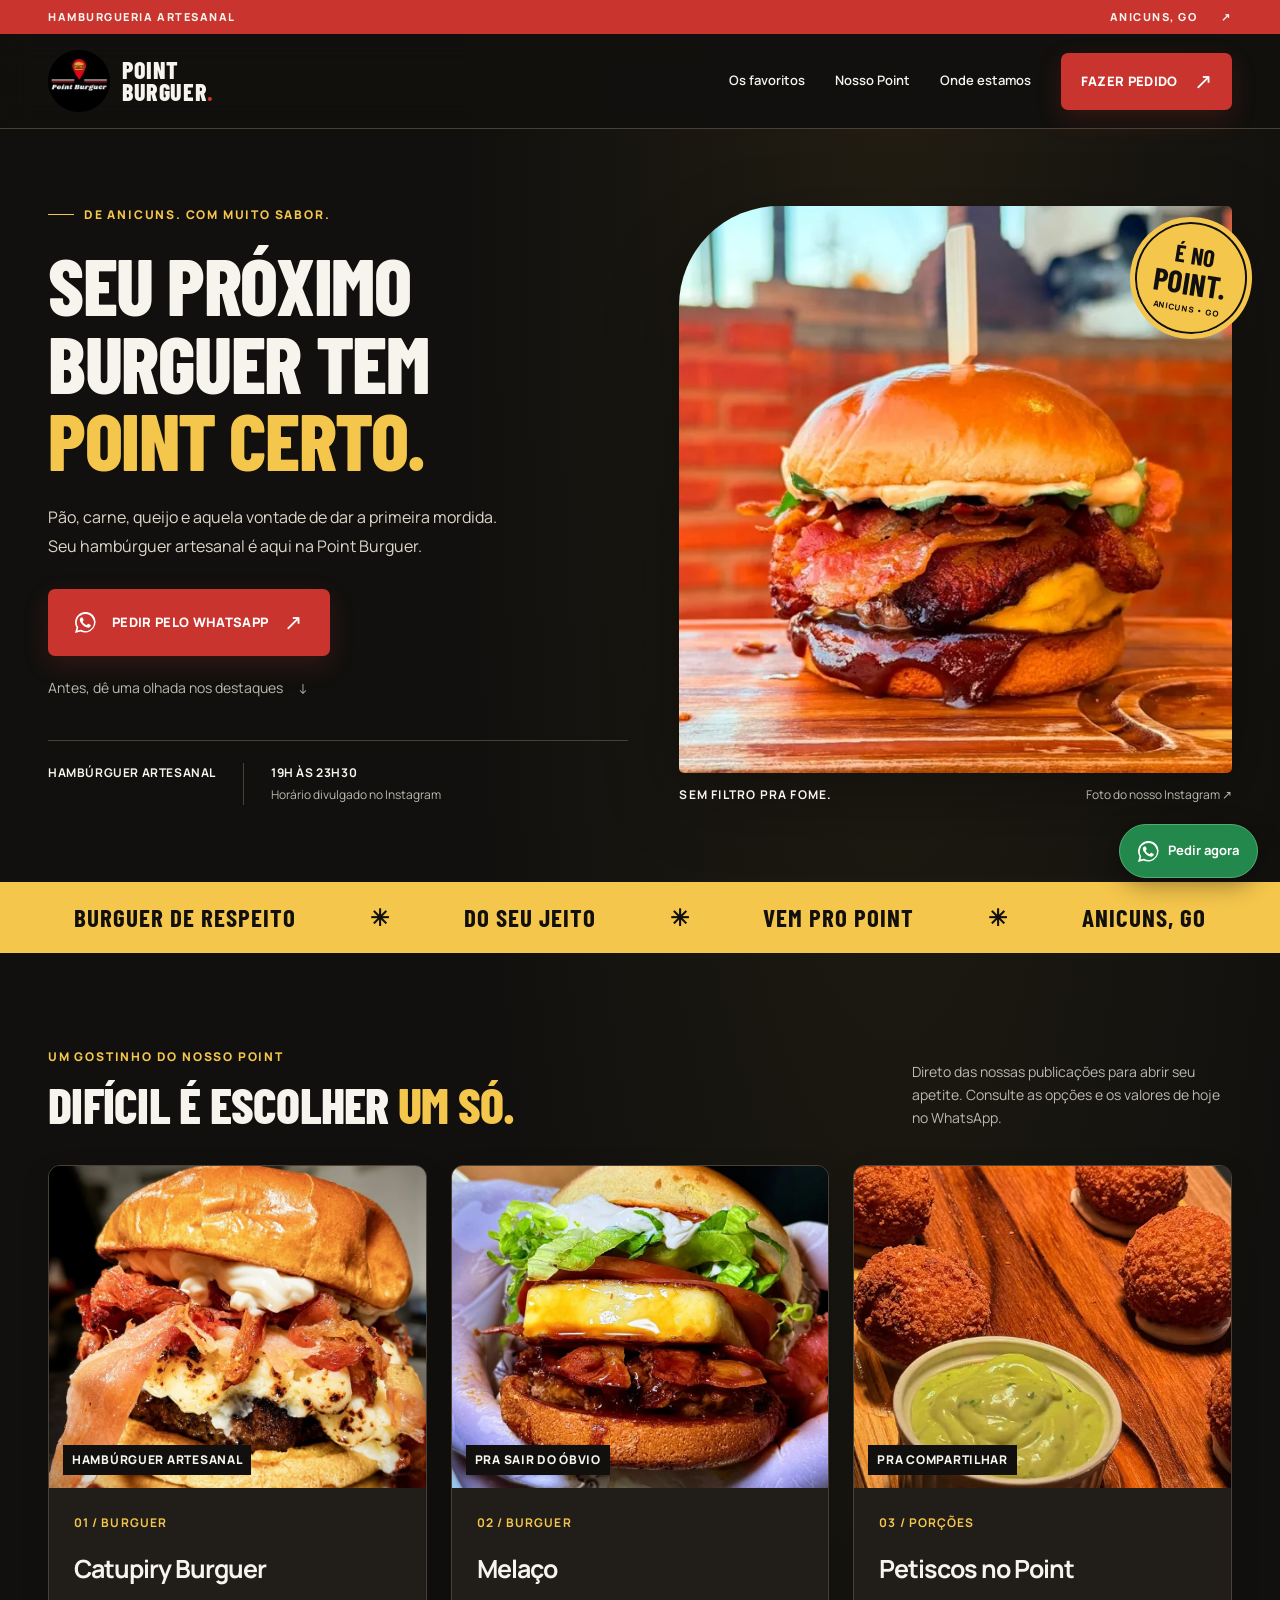
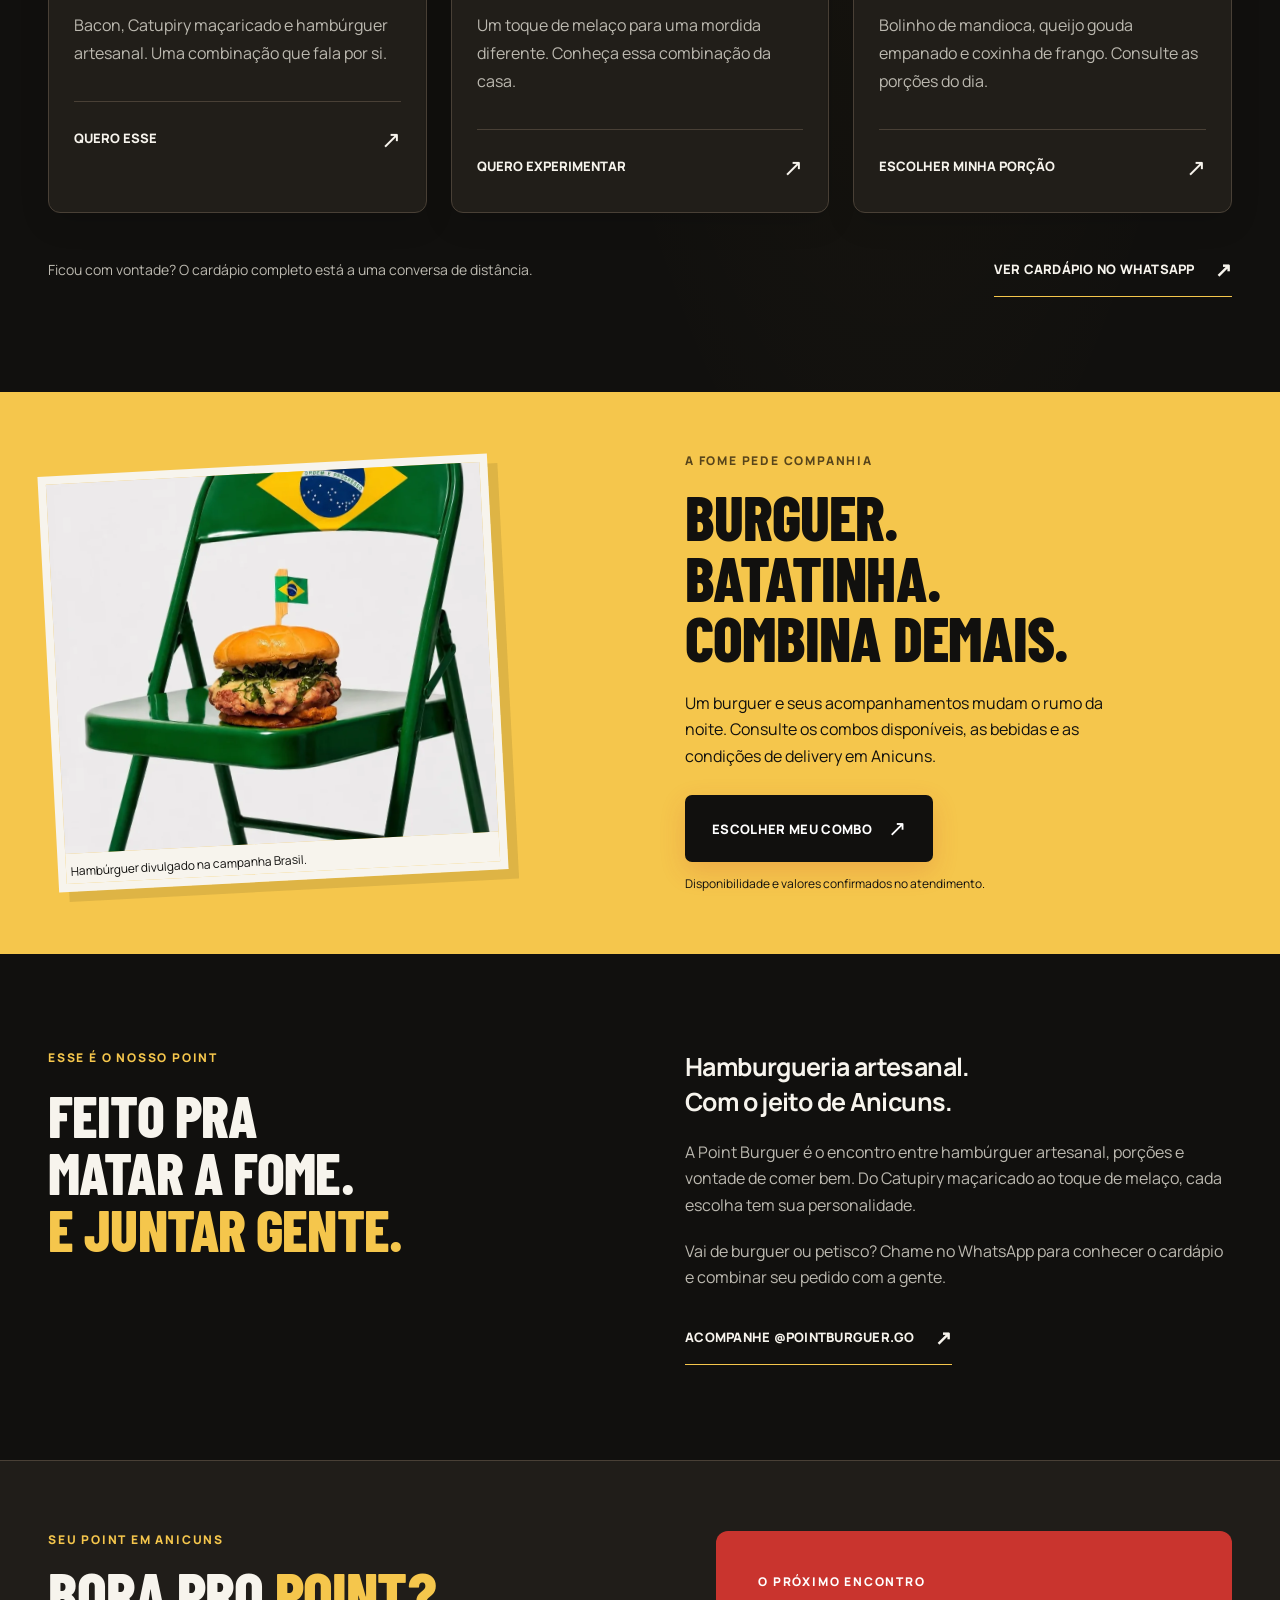
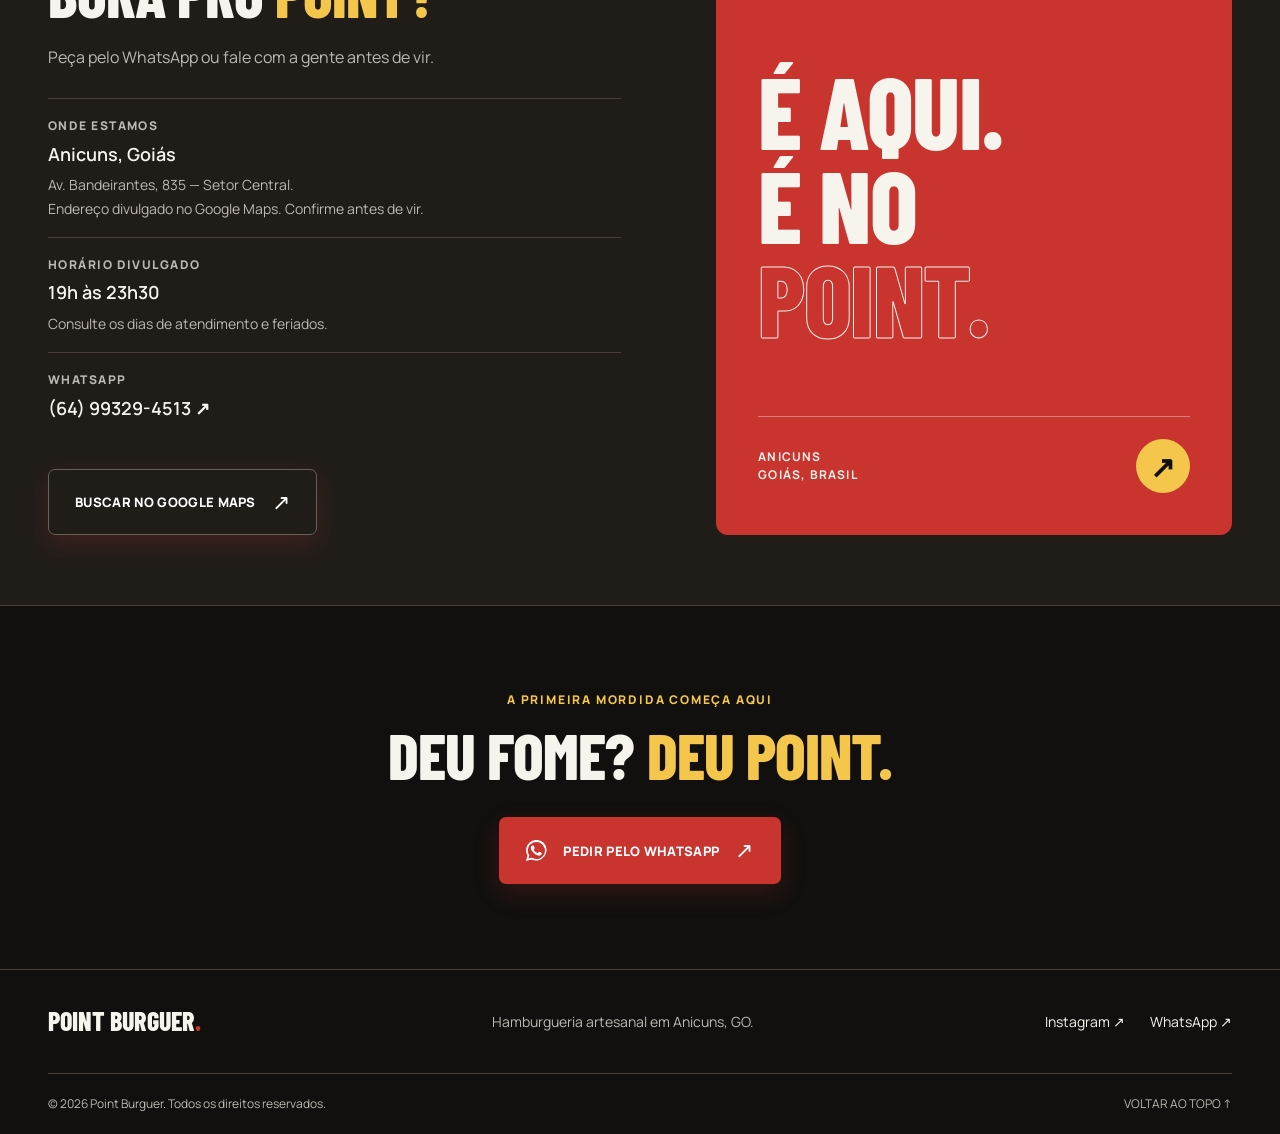
<file: index.html>
<!doctype html>
<html lang="pt-BR">
<head>
  <meta charset="utf-8">
  <meta name="viewport" content="width=device-width, initial-scale=1">
  <title>Point Burguer Anicuns | Hambúrguer artesanal e pedidos pelo WhatsApp</title>
  <meta name="description" content="Conheça a Point Burguer, hamburgueria artesanal em Anicuns, GO. Hambúrgueres, combos e porções. Consulte o cardápio e o delivery pelo WhatsApp.">
  <meta name="theme-color" content="#141310">
  <meta property="og:type" content="website">
  <meta property="og:locale" content="pt_BR">
  <meta property="og:site_name" content="Point Burguer">
  <meta property="og:title" content="Point Burguer • Seu próximo burguer tem endereço certo.">
  <meta property="og:description" content="Hambúrguer artesanal em Anicuns, GO. Conheça os destaques e faça seu pedido pelo WhatsApp.">
  <meta property="og:image" content="./assets/images/social.jpg">
  <meta property="og:image:alt" content="Hambúrguer da Point Burguer, fotografado para o Instagram oficial">
  <link rel="icon" type="image/webp" href="./assets/images/logo.webp">
  <link rel="stylesheet" href="./style.css">
  <script src="./script.js" defer></script>
  <script type="application/ld+json">
  {"@context":"https://schema.org","@type":"Restaurant","name":"Point Burguer","description":"Hamburgueria artesanal em Anicuns, Goiás.","telephone":"+5564993294513","servesCuisine":"Hambúrguer artesanal","address":{"@type":"PostalAddress","addressLocality":"Anicuns","addressRegion":"GO","addressCountry":"BR"},"sameAs":["https://www.instagram.com/pointburguer.go/"]}
  </script>
</head>
<body>
  <a class="skip-link" href="#conteudo">Pular para o conteúdo</a>
  <div class="topline"><span>HAMBURGUERIA ARTESANAL</span><span>ANICUNS, GO <span aria-hidden="true">↗</span></span></div>
  <header class="header">
    <div class="container header-inner">
      <a class="brand" href="#inicio" aria-label="Point Burguer — início"><img src="./assets/images/logo.webp" alt="" width="62" height="62"><span>POINT<span class="brand-bottom">BURGUER<span class="brand-dot">.</span></span></span></a>
      <button class="menu-toggle" aria-label="Abrir menu" aria-expanded="false" aria-controls="navigation" hidden><span></span><span></span></button>
      <nav id="navigation" aria-label="Navegação principal"><a href="#destaques">Os favoritos</a><a href="#sobre">Nosso Point</a><a href="#localizacao">Onde estamos</a><a class="button button-small" data-order href="https://wa.me/5564993294513?text=Ol%C3%A1!%20Vim%20pelo%20site%20da%20Point%20Burguer%20e%20gostaria%20de%20fazer%20um%20pedido." target="_blank" rel="noopener noreferrer">FAZER PEDIDO <span aria-hidden="true">↗</span></a></nav>
    </div>
  </header>
  <main id="conteudo">
    <section class="hero container" id="inicio" aria-labelledby="hero-title">
      <div class="hero-copy">
        <p class="eyebrow"><span class="small-line"></span> DE ANICUNS. COM MUITO SABOR.</p>
        <h1 id="hero-title">SEU PRÓXIMO<br>BURGUER TEM<br><span>POINT CERTO.</span></h1>
        <p class="hero-description">Pão, carne, queijo e aquela vontade de dar a primeira mordida. Seu hambúrguer artesanal é aqui na Point Burguer.</p>
        <a class="button" data-order href="https://wa.me/5564993294513?text=Ol%C3%A1!%20Vim%20pelo%20site%20da%20Point%20Burguer%20e%20gostaria%20de%20fazer%20um%20pedido." target="_blank" rel="noopener noreferrer"><span class="wa-icon" aria-hidden="true"></span>PEDIR PELO WHATSAPP <span aria-hidden="true">↗</span></a>
        <a class="hero-secondary" href="#destaques">Antes, dê uma olhada nos destaques <span aria-hidden="true">↓</span></a>
        <div class="hero-info"><span>HAMBÚRGUER ARTESANAL</span><span>19H ÀS 23H30<small>Horário divulgado no Instagram</small></span></div>
      </div>
      <figure class="hero-visual">
        <picture><source media="(max-width: 600px)" srcset="./assets/images/hero-mobile.webp"><img src="./assets/images/hero.webp" alt="Hambúrguer real da Point Burguer, com queijo e bacon, servido sobre uma tábua" width="1200" height="1200" fetchpriority="high"></picture>
        <div class="photo-stamp" aria-hidden="true">É NO<br><strong>POINT.</strong><span>ANICUNS • GO</span></div>
        <figcaption><span>SEM FILTRO PRA FOME.</span><span>Foto do nosso Instagram <span aria-hidden="true">↗</span></span></figcaption>
      </figure>
    </section>
    <div class="flavor-strip" aria-hidden="true"><span>BURGUER DE RESPEITO</span><b>✳</b><span>DO SEU JEITO</span><b>✳</b><span>VEM PRO POINT</span><b>✳</b><span>ANICUNS, GO</span></div>
    <section class="section container" id="destaques" aria-labelledby="highlights-title">
      <div class="section-heading"><div><p class="eyebrow">UM GOSTINHO DO NOSSO POINT</p><h2 id="highlights-title">DIFÍCIL É ESCOLHER <span>UM SÓ.</span></h2></div><p>Direto das nossas publicações para abrir seu apetite. Consulte as opções e os valores de hoje no WhatsApp.</p></div>
      <div class="product-grid">
        <article class="product-card"><div class="product-photo"><img src="./assets/images/catupiry.webp" alt="Catupiry Burguer da Point Burguer com bacon e Catupiry maçaricado" width="846" height="1000" loading="lazy" decoding="async"><span class="photo-label">HAMBÚRGUER ARTESANAL</span></div><div class="product-body"><span class="product-number">01 / BURGUER</span><h3>Catupiry Burguer</h3><p>Bacon, Catupiry maçaricado e hambúrguer artesanal. Uma combinação que fala por si.</p><a data-order data-product="Catupiry Burguer" href="https://wa.me/5564993294513?text=Ol%C3%A1!%20Vim%20pelo%20site%20da%20Point%20Burguer%20e%20gostaria%20de%20fazer%20um%20pedido." target="_blank" rel="noopener noreferrer">QUERO ESSE <span aria-hidden="true">↗</span></a></div></article>
        <article class="product-card"><div class="product-photo"><img src="./assets/images/melaco.webp" alt="Hambúrguer com melaço publicado pela Point Burguer" width="862" height="1000" loading="lazy" decoding="async"><span class="photo-label">PRA SAIR DO ÓBVIO</span></div><div class="product-body"><span class="product-number">02 / BURGUER</span><h3>Melaço</h3><p>Um toque de melaço para uma mordida diferente. Conheça essa combinação da casa.</p><a data-order data-product="Melaço" href="https://wa.me/5564993294513?text=Ol%C3%A1!%20Vim%20pelo%20site%20da%20Point%20Burguer%20e%20gostaria%20de%20fazer%20um%20pedido." target="_blank" rel="noopener noreferrer">QUERO EXPERIMENTAR <span aria-hidden="true">↗</span></a></div></article>
        <article class="product-card"><div class="product-photo portion-photo"><img src="./assets/images/porcoes.webp" alt="Bolinho de mandioca da Point Burguer, acompanhado de molho" width="564" height="1000" loading="lazy" decoding="async"><span class="photo-label">PRA COMPARTILHAR</span></div><div class="product-body"><span class="product-number">03 / PORÇÕES</span><h3>Petiscos no Point</h3><p>Bolinho de mandioca, queijo gouda empanado e coxinha de frango. Consulte as porções do dia.</p><a data-order data-product="porções" href="https://wa.me/5564993294513?text=Ol%C3%A1!%20Vim%20pelo%20site%20da%20Point%20Burguer%20e%20gostaria%20de%20fazer%20um%20pedido." target="_blank" rel="noopener noreferrer">ESCOLHER MINHA PORÇÃO <span aria-hidden="true">↗</span></a></div></article>
      </div>
      <div class="menu-note"><span>Ficou com vontade? O cardápio completo está a uma conversa de distância.</span><a class="text-link" data-order data-product="cardápio completo, combos e bebidas" href="https://wa.me/5564993294513?text=Ol%C3%A1!%20Vim%20pelo%20site%20da%20Point%20Burguer%20e%20gostaria%20de%20fazer%20um%20pedido." target="_blank" rel="noopener noreferrer">VER CARDÁPIO NO WHATSAPP <span aria-hidden="true">↗</span></a></div>
    </section>
    <section class="combo-section" aria-labelledby="combo-title"><div class="container combo-inner"><figure class="combo-image"><img src="./assets/images/combo.webp" alt="Hambúrguer da campanha Brasil da Point Burguer sobre uma cadeira verde em miniatura" width="915" height="1000" loading="lazy" decoding="async"><figcaption>Hambúrguer divulgado na campanha Brasil.</figcaption></figure><div class="combo-copy"><p class="eyebrow">A FOME PEDE COMPANHIA</p><h2 id="combo-title">BURGUER.<br>BATATINHA.<br><span>COMBINA DEMAIS.</span></h2><p>Um burguer e seus acompanhamentos mudam o rumo da noite. Consulte os combos disponíveis, as bebidas e as condições de delivery em Anicuns.</p><a class="button button-dark" data-order data-product="combos e bebidas disponíveis hoje" href="https://wa.me/5564993294513?text=Ol%C3%A1!%20Vim%20pelo%20site%20da%20Point%20Burguer%20e%20gostaria%20de%20fazer%20um%20pedido." target="_blank" rel="noopener noreferrer">ESCOLHER MEU COMBO <span aria-hidden="true">↗</span></a><p class="combo-note">Disponibilidade e valores confirmados no atendimento.</p></div></div></section>
    <section class="section container about" id="sobre" aria-labelledby="about-title"><div class="about-title"><p class="eyebrow">ESSE É O NOSSO POINT</p><h2 id="about-title">FEITO PRA<br>MATAR A FOME.<br><span>E JUNTAR GENTE.</span></h2></div><div class="about-copy"><p class="large-copy">Hamburgueria artesanal.<br>Com o jeito de Anicuns.</p><p>A Point Burguer é o encontro entre hambúrguer artesanal, porções e vontade de comer bem. Do Catupiry maçaricado ao toque de melaço, cada escolha tem sua personalidade.</p><p>Vai de burguer ou petisco? Chame no WhatsApp para conhecer o cardápio e combinar seu pedido com a gente.</p><a class="text-link" href="https://www.instagram.com/pointburguer.go/" target="_blank" rel="noopener noreferrer">ACOMPANHE @POINTBURGUER.GO <span aria-hidden="true">↗</span></a></div></section>
    <section class="location-section" id="localizacao" aria-labelledby="location-title"><div class="container location-inner"><div><p class="eyebrow">SEU POINT EM ANICUNS</p><h2 id="location-title">BORA PRO <span>POINT?</span></h2><p>Peça pelo WhatsApp ou fale com a gente antes de vir.</p><dl class="contact-list"><div><dt>ONDE ESTAMOS</dt><dd>Anicuns, Goiás</dd><dd class="contact-note" id="address-detail">Av. Bandeirantes, 835 — Setor Central.<br>Endereço divulgado no Google Maps. Confirme antes de vir.</dd></div><div><dt>HORÁRIO DIVULGADO</dt><dd>19h às 23h30</dd><dd class="contact-note">Consulte os dias de atendimento e feriados.</dd></div><div><dt>WHATSAPP</dt><dd><a href="https://wa.me/5564993294513?text=Ol%C3%A1!%20Vim%20pelo%20site%20da%20Point%20Burguer%20e%20gostaria%20de%20fazer%20um%20pedido." data-order target="_blank" rel="noopener noreferrer">(64) 99329-4513 <span aria-hidden="true">↗</span></a></dd></div></dl><a class="button button-outline" id="map-link" href="https://www.google.com/maps/search/?api=1&amp;query=Point%20Burguer%20Anicuns%20GO" target="_blank" rel="noopener noreferrer">BUSCAR NO GOOGLE MAPS <span aria-hidden="true">↗</span></a></div><div class="location-panel"><p class="eyebrow">O PRÓXIMO ENCONTRO</p><p class="location-word">É AQUI.<br>É NO<br><span>POINT.</span></p><div class="location-panel-bottom"><span>ANICUNS<br>GOIÁS, BRASIL</span><a data-order data-product="endereço atualizado e dias de atendimento" href="https://wa.me/5564993294513?text=Ol%C3%A1!%20Vim%20pelo%20site%20da%20Point%20Burguer%20e%20gostaria%20de%20fazer%20um%20pedido." target="_blank" rel="noopener noreferrer" aria-label="Confirmar endereço e atendimento pelo WhatsApp">↗</a></div></div></div></section>
    <section class="final-cta container" aria-labelledby="order-title"><p class="eyebrow">A PRIMEIRA MORDIDA COMEÇA AQUI</p><h2 id="order-title">DEU FOME? <span>DEU POINT.</span></h2><a class="button" data-order href="https://wa.me/5564993294513?text=Ol%C3%A1!%20Vim%20pelo%20site%20da%20Point%20Burguer%20e%20gostaria%20de%20fazer%20um%20pedido." target="_blank" rel="noopener noreferrer"><span class="wa-icon" aria-hidden="true"></span>PEDIR PELO WHATSAPP <span aria-hidden="true">↗</span></a></section>
  </main>
  <footer><div class="container footer-main"><a class="footer-name" href="#inicio">POINT BURGUER<span>.</span></a><p>Hamburgueria artesanal em Anicuns, GO.</p><div><a href="https://www.instagram.com/pointburguer.go/" target="_blank" rel="noopener noreferrer">Instagram ↗</a><a data-order href="https://wa.me/5564993294513?text=Ol%C3%A1!%20Vim%20pelo%20site%20da%20Point%20Burguer%20e%20gostaria%20de%20fazer%20um%20pedido." target="_blank" rel="noopener noreferrer">WhatsApp ↗</a></div></div><div class="container footer-bottom"><span>© <span id="year">2026</span> Point Burguer. Todos os direitos reservados.</span><a href="#inicio">VOLTAR AO TOPO ↑</a></div></footer>
  <a class="floating-whatsapp" data-order href="https://wa.me/5564993294513?text=Ol%C3%A1!%20Vim%20pelo%20site%20da%20Point%20Burguer%20e%20gostaria%20de%20fazer%20um%20pedido." target="_blank" rel="noopener noreferrer" aria-label="Pedir pelo WhatsApp"><span class="wa-icon" aria-hidden="true"></span><span>Pedir agora</span></a>
</body>
</html>
</file>
<file: style.css>
@font-face{font-family:'Barlow Condensed';font-style:normal;font-weight:700;font-display:swap;src:url('./assets/fonts/barlow-condensed-700.woff2') format('woff2')}
@font-face{font-family:'Barlow Condensed';font-style:normal;font-weight:800;font-display:swap;src:url('./assets/fonts/barlow-condensed-800.woff2') format('woff2')}
@font-face{font-family:'Manrope';font-style:normal;font-weight:400;font-display:swap;src:url('./assets/fonts/manrope-400.woff2') format('woff2')}
@font-face{font-family:'Manrope';font-style:normal;font-weight:500;font-display:swap;src:url('./assets/fonts/manrope-500.woff2') format('woff2')}
@font-face{font-family:'Manrope';font-style:normal;font-weight:600;font-display:swap;src:url('./assets/fonts/manrope-600.woff2') format('woff2')}
@font-face{font-family:'Manrope';font-style:normal;font-weight:700;font-display:swap;src:url('./assets/fonts/manrope-700.woff2') format('woff2')}
@font-face{font-family:'Manrope';font-style:normal;font-weight:800;font-display:swap;src:url('./assets/fonts/manrope-800.woff2') format('woff2')}
:root{--bg:#141310;--surface:#1d1c18;--text:#f7f4ed;--muted:#bcb9b0;--yellow:#f2c342;--red:#d93432;--line:#39372f;--body:'Manrope',Arial,sans-serif;--heading:'Barlow Condensed','Arial Narrow',Impact,sans-serif;color-scheme:dark}
*{box-sizing:border-box}html{scroll-behavior:smooth;scroll-padding-top:110px}body{margin:0;background:var(--bg);color:var(--text);font-family:var(--body);font-size:16px;line-height:1.65}a{color:inherit;text-decoration:none}button{font:inherit}img{display:block;max-width:100%;height:auto}figure,p,h1,h2,h3{margin:0}button,a{-webkit-tap-highlight-color:transparent}a:focus-visible,button:focus-visible{outline:3px solid var(--yellow);outline-offset:5px}.container{width:min(1240px,calc(100% - 96px));margin-inline:auto}.topline{display:flex;justify-content:space-between;padding:8px 48px;background:var(--red);font-size:11px;font-weight:800;letter-spacing:.14em}.topline>span:last-child{display:flex;gap:24px}.header{position:sticky;top:0;z-index:20;background:rgba(20,19,16,.97);border-bottom:1px solid var(--line)}.header-inner{display:flex;align-items:center;justify-content:space-between;min-height:94px;gap:24px}.brand{display:flex;align-items:center;gap:12px;font-family:var(--heading);font-size:24px;font-weight:800;line-height:.93;letter-spacing:.025em}.brand img{border-radius:50%;width:62px;height:62px}.brand-bottom{display:block}.brand-dot,.footer-name>span{color:var(--red)}nav{display:flex;align-items:center;gap:30px}nav>a{font-size:13px;font-weight:600}nav>a:not(.button):hover{color:var(--yellow)}.button{display:inline-flex;justify-content:center;align-items:center;gap:16px;min-height:60px;padding:17px 26px;background:var(--red);color:#fff;border:1px solid transparent;border-radius:4px;font-size:13px;font-weight:800;letter-spacing:.025em;line-height:1.4;transition:background .2s,transform .2s}.button:hover{background:#b92224;transform:translateY(-2px)}.button>span:last-child{font-size:22px;font-weight:400}.button-small{min-height:46px;padding:12px 19px;font-size:12px}.hero{display:grid;grid-template-columns:1.05fr 1fr;gap:40px;padding-block:62px 72px;align-items:center}.eyebrow{font-size:11px;letter-spacing:.15em;font-weight:800;line-height:1.5;color:var(--yellow)}.hero .eyebrow{display:flex;gap:10px;align-items:center;margin-bottom:22px}.small-line{height:1px;width:26px;background:var(--yellow)}h1,h2,.location-word{font-family:var(--heading);font-weight:800;letter-spacing:-.015em;line-height:.98}h1{font-size:clamp(56px,6.2vw,88px)}h1>span,h2>span{color:var(--yellow)}.hero-description{color:var(--muted);max-width:400px;margin:24px 0 28px;font-size:15px;line-height:1.8}.hero-secondary{display:flex;align-items:center;gap:15px;font-size:12px;color:var(--muted);margin-top:16px;min-height:32px}.hero-secondary:hover{color:var(--text)}.hero-info{display:flex;align-items:flex-start;gap:27px;margin-top:36px;padding-top:22px;border-top:1px solid var(--line);font-size:11px;letter-spacing:.05em;font-weight:700}.hero-info>span+span{border-left:1px solid var(--line);padding-left:27px}.hero-info small{display:block;color:var(--muted);font-size:10px;letter-spacing:0;font-weight:400;margin-top:3px}.hero-visual{position:relative;align-self:stretch;min-width:0;display:flex;flex-direction:column;justify-content:center}.hero-visual picture{display:block;height:100%;min-height:470px;max-height:600px;overflow:hidden;border-radius:100px 5px 5px 5px}.hero-visual picture img{width:100%;height:100%;object-fit:cover;object-position:52% center}.hero-visual figcaption{display:flex;justify-content:space-between;font-size:10px;color:var(--muted);padding-top:12px;gap:12px}.hero-visual figcaption>span:first-child{letter-spacing:.1em;font-weight:700;color:var(--text)}.photo-stamp{position:absolute;top:16px;right:-15px;transform:rotate(9deg);width:112px;height:112px;border-radius:50%;background:var(--yellow);color:var(--bg);border:2px solid var(--bg);outline:5px solid var(--yellow);display:flex;align-items:center;justify-content:center;flex-direction:column;font-family:var(--heading);font-size:24px;line-height:1}.photo-stamp strong{font-size:31px}.photo-stamp span{font-family:var(--body);font-size:8px;font-weight:800;margin-top:7px;letter-spacing:.09em}.flavor-strip{display:flex;align-items:center;justify-content:space-evenly;gap:24px;background:var(--yellow);color:var(--bg);font-family:var(--heading);font-weight:700;font-size:25px;letter-spacing:.04em;padding:15px 24px;overflow:hidden}.flavor-strip b{font-size:23px}.section{padding-block:95px}.section-heading{display:flex;justify-content:space-between;align-items:flex-end;gap:40px;margin-bottom:36px}.section-heading h2{margin-top:14px;font-size:50px}.section-heading>p{max-width:320px;font-size:13px;color:var(--muted)}.product-grid{display:grid;grid-template-columns:repeat(3,minmax(0,1fr));gap:24px}.product-card{background:var(--surface);border:1px solid var(--line);border-radius:5px;overflow:hidden;transition:transform .25s,border-color .25s}.product-card:hover{transform:translateY(-5px);border-color:#736344}.product-photo{position:relative;aspect-ratio:1.17;overflow:hidden}.product-photo img{width:100%;height:100%;object-fit:cover;object-position:center 47%;transition:transform .5s}.product-card:hover img{transform:scale(1.035)}.portion-photo img{object-position:center 53%}.photo-label{position:absolute;bottom:13px;left:14px;background:var(--bg);padding:5px 9px;font-size:9px;font-weight:800;letter-spacing:.06em}.product-body{padding:25px}.product-number{font-size:10px;letter-spacing:.09em;color:var(--yellow);font-weight:700}.product-body h3{font-size:25px;letter-spacing:-.04em;margin-top:5px}.product-body p{font-size:13px;line-height:1.75;color:var(--muted);margin-block:12px 24px;min-height:69px}.product-body>a{display:flex;justify-content:space-between;align-items:center;border-top:1px solid var(--line);padding-top:17px;font-size:11px;font-weight:800;min-height:40px}.product-body>a:hover{color:var(--yellow)}.product-body>a>span{font-size:24px;font-weight:400}.menu-note{display:flex;align-items:center;justify-content:space-between;gap:24px;margin-top:30px;font-size:12px;color:var(--muted)}.text-link{display:inline-flex;align-items:center;gap:20px;font-size:11px;font-weight:800;letter-spacing:.02em;color:var(--text);padding:10px 0;border-bottom:1px solid var(--yellow)}.text-link:hover{color:var(--yellow)}.text-link>span{font-size:20px}.combo-section{background:var(--yellow);color:var(--bg);overflow:hidden}.combo-inner{display:grid;grid-template-columns:1fr 1fr;align-items:center;gap:90px;padding-block:60px}.combo-image{position:relative;transform:rotate(-3deg);max-width:450px;border:8px solid var(--text);box-shadow:10px 10px 0 #1413101a}.combo-image img{width:100%;height:370px;object-fit:cover;object-position:center 62%}.combo-image figcaption{background:var(--text);color:var(--bg);padding:8px 5px 2px;font-size:11px}.combo-copy .eyebrow{color:#58451b}.combo-copy h2{font-size:62px;margin-block:16px 22px}.combo-copy h2>span{color:var(--bg)}.combo-copy>p:not(.eyebrow){font-size:14px;max-width:420px}.combo-copy .button{margin-top:26px}.button-dark{background:var(--bg)}.button-dark:hover{background:#353127}.combo-copy .combo-note{font-size:11px!important;margin-top:12px}.about{display:grid;grid-template-columns:1fr 1fr;gap:90px}.about h2{font-size:58px;margin-top:20px}.about-copy>p{color:var(--muted);font-size:14px;margin-bottom:20px}.about-copy .large-copy{font-size:25px;line-height:1.4;color:var(--text);font-weight:700;letter-spacing:-.025em}.location-section{background:var(--surface);border-block:1px solid var(--line)}.location-inner{display:grid;grid-template-columns:1fr .9fr;gap:95px;padding-block:70px}.location-inner h2{font-size:62px;margin-block:14px 20px}.location-inner>div>p:not(.eyebrow){font-size:14px;color:var(--muted)}.contact-list{margin:28px 0}.contact-list>div{border-top:1px solid var(--line);padding-block:17px}.contact-list dt{font-size:10px;color:var(--muted);font-weight:800;letter-spacing:.12em}.contact-list dd{margin:4px 0 0;font-size:18px;font-weight:600}.contact-list .contact-note{font-size:12px;font-weight:400;color:var(--muted)}.button-outline{border-color:#666157;background:transparent}.button-outline:hover{background:#353127}.location-panel{background:var(--red);padding:42px;display:flex;flex-direction:column;justify-content:space-between;min-height:490px;border-radius:4px}.location-panel .eyebrow{color:#fff}.location-panel .location-word{font-size:100px;line-height:.94;color:var(--text);margin-block:24px}.location-word>span{-webkit-text-stroke:1px var(--text);color:transparent}.location-panel-bottom{display:flex;align-items:center;justify-content:space-between;border-top:1px solid #ffffff5c;padding-top:22px;font-size:12px;font-weight:700;letter-spacing:.1em;line-height:1.5}.location-panel-bottom>a{display:grid;place-items:center;width:54px;height:54px;background:var(--yellow);color:var(--bg);border-radius:50%;font-size:30px}.final-cta{text-align:center;padding-block:85px}.final-cta h2{font-size:64px;margin-block:15px 30px}footer{border-top:1px solid var(--line)}.footer-main{display:flex;align-items:center;justify-content:space-between;gap:25px;padding-block:30px}.footer-name{font-family:var(--heading);font-weight:800;font-size:26px}.footer-main p{font-size:12px;color:var(--muted)}.footer-main>div{display:flex;gap:25px;font-size:12px}.footer-bottom{border-top:1px solid var(--line);display:flex;justify-content:space-between;gap:20px;padding-block:20px;font-size:10px;color:var(--muted)}.floating-whatsapp{position:fixed;z-index:25;bottom:22px;right:22px;display:flex;align-items:center;justify-content:center;gap:9px;min-height:54px;background:#23884b;color:#fff;border:1px solid #52ac72;border-radius:30px;padding:14px 18px;box-shadow:0 6px 24px #0006;font-size:13px;font-weight:700;transition:background .2s}.floating-whatsapp:hover{background:#176b39}.wa-icon{width:21px;height:21px;display:inline-block;flex-shrink:0;background:currentColor;mask:url('./assets/whatsapp.svg') center/contain no-repeat;-webkit-mask:url('./assets/whatsapp.svg') center/contain no-repeat}.menu-toggle{display:none}.skip-link{position:fixed;left:16px;top:-100px;z-index:100;background:var(--yellow);color:#000;padding:12px}.skip-link:focus{top:15px}
@media(min-width:1600px){.hero{padding-block:80px}.hero-visual picture{height:600px}}
@media(max-width:1100px){.container{width:calc(100% - 64px)}nav{gap:20px}.hero{gap:30px}h1{font-size:64px}.hero-visual picture{min-height:470px}.hero-info{gap:16px}.hero-info>span+span{padding-left:16px}.section-heading h2{font-size:43px}.combo-inner,.about,.location-inner{gap:50px}.product-body{padding:20px}.combo-copy h2{font-size:54px}.about h2{font-size:50px}.location-inner h2{font-size:54px}}
@media(max-width:900px){.header-inner{min-height:80px;flex-wrap:wrap;gap:0}.brand{font-size:23px}.brand img{width:52px;height:52px}.menu-toggle:not([hidden]){display:flex;width:48px;height:48px;flex-direction:column;align-items:center;justify-content:center;gap:7px;border:1px solid var(--line);border-radius:3px;background:transparent;color:var(--text)}.menu-toggle span{width:20px;height:2px;background:currentColor;transition:transform .2s}.menu-toggle[aria-expanded=true] span:first-child{transform:translateY(4.5px) rotate(45deg)}.menu-toggle[aria-expanded=true] span:last-child{transform:translateY(-4.5px) rotate(-45deg)}nav{width:100%;display:flex;flex-direction:column;align-items:stretch;gap:0;padding-block:10px 20px}nav>a{padding:13px 0;font-size:14px}.js nav{display:none}.js nav.is-open{display:flex}nav .button{margin-top:10px}.hero{grid-template-columns:1fr 1fr;padding-block:45px}.hero .eyebrow{font-size:9px}.hero h1{font-size:54px}.hero-description{font-size:14px}.hero .button{font-size:11px;padding-inline:16px;gap:10px}.hero-visual picture{min-height:420px;border-top-left-radius:65px}.hero-info{font-size:9px;gap:10px}.hero-info>span+span{padding-left:10px}.hero-info small{font-size:9px}.hero-secondary{font-size:11px}.photo-stamp{width:85px;height:85px;right:-5px;font-size:18px}.photo-stamp strong{font-size:24px}.photo-stamp span{font-size:7px}.hero-visual figcaption{font-size:8px}.flavor-strip{font-size:20px;gap:15px;white-space:nowrap}.flavor-strip>span:last-child{display:none}.flavor-strip>b:last-of-type{display:none}.section{padding-block:65px}.section-heading{display:block}.section-heading>p{max-width:500px;margin-top:18px}.product-grid{gap:15px}.product-body{padding:17px}.product-body h3{font-size:20px}.product-body p{font-size:12px;min-height:105px}.product-body>a{font-size:9px}.photo-label{font-size:8px;left:8px;padding-inline:6px}.combo-inner{gap:35px;padding-block:45px}.combo-copy h2{font-size:46px}.combo-image img{height:310px}.about{gap:35px}.about h2{font-size:45px}.location-inner{gap:30px}.location-panel{padding:30px;min-height:460px}.location-panel .location-word{font-size:84px}.menu-note{flex-wrap:wrap;gap:8px}.footer-main{flex-wrap:wrap}.footer-main p{order:3;width:100%}.final-cta h2{font-size:53px}}
@media(max-width:600px){html{scroll-padding-top:96px}.container{width:calc(100% - 40px)}.topline{padding:7px 20px;font-size:9px;letter-spacing:.08em}.topline>span:last-child{gap:9px}.header-inner{min-height:76px}.brand img{width:50px;height:50px}.hero{grid-template-columns:1fr;gap:32px;padding-block:35px 30px}.hero .eyebrow{font-size:10px;margin-bottom:17px}.hero h1{font-size:clamp(53px,14.6vw,84px);line-height:.96}.hero-description{font-size:14px;margin-block:22px;max-width:420px}.hero .button{font-size:12px;min-height:58px;padding:16px 20px;gap:16px;width:100%}.hero-secondary{font-size:11px;justify-content:center}.hero-info{font-size:10px;margin-top:20px;padding-top:17px;gap:20px;justify-content:flex-start}.hero-info>span+span{padding-left:20px}.hero-info small{font-size:9px}.hero-visual{margin-right:3px}.hero-visual picture{min-height:0;aspect-ratio:1.14;border-radius:58px 4px 4px 4px}.hero-visual picture img{object-position:50% 58%}.photo-stamp{top:-8px;right:3px}.hero-visual figcaption{font-size:9px}.flavor-strip{font-size:18px;padding-block:13px;gap:16px;justify-content:center}.flavor-strip>span:nth-of-type(3),.flavor-strip>b:nth-of-type(2){display:none}.section{padding-block:54px}.section-heading{margin-bottom:25px}.section-heading h2{font-size:40px;max-width:330px}.section-heading>p{font-size:13px}.product-grid{grid-template-columns:1fr;gap:24px}.product-photo{aspect-ratio:1.2}.product-body{padding:23px}.product-body h3{font-size:25px}.product-body p{font-size:14px;min-height:0;margin-bottom:20px}.product-body>a{font-size:12px;padding-top:18px}.product-number{font-size:11px}.photo-label{font-size:9px;left:14px;bottom:14px;padding:6px 9px}.menu-note{font-size:12px;margin-top:23px}.text-link{font-size:11px}.combo-inner{grid-template-columns:1fr;gap:35px;padding-block:45px}.combo-image{width:85%;max-width:370px;margin-inline:auto}.combo-image img{height:280px}.combo-copy h2{font-size:52px}.combo-copy>p:not(.eyebrow){font-size:14px}.combo-copy .button{width:100%}.about{grid-template-columns:1fr;gap:28px}.about h2{font-size:49px}.about-copy .large-copy{font-size:23px}.location-inner{grid-template-columns:1fr;gap:36px;padding-block:48px}.location-inner h2{font-size:52px}.location-panel{min-height:410px;padding:30px}.location-panel .location-word{font-size:94px}.contact-list .contact-note{font-size:12px}.location-inner .button{width:100%;font-size:12px}.final-cta{padding-block:55px}.final-cta h2{font-size:47px;line-height:1.05}.final-cta h2>span{display:block}.final-cta .button{width:100%;font-size:12px}.footer-main{gap:15px;padding-block:27px}.footer-name{font-size:25px}.footer-main>div{gap:20px}.footer-main p{font-size:11px}.footer-bottom{font-size:10px;flex-direction:column;gap:12px;padding-bottom:100px}.floating-whatsapp{bottom:max(16px,env(safe-area-inset-bottom));right:16px;padding:13px 16px;min-height:52px}.eyebrow{font-size:10px}}
@media(prefers-reduced-motion:reduce){html{scroll-behavior:auto}*,*::before,*::after{transition:none!important;animation:none!important}}

/* Readable content and compact, secondary labels. */
.hero-description,.product-body p,.about-copy>p,.combo-copy>p:not(.eyebrow),.location-inner>div>p:not(.eyebrow):not(.location-word){font-size:1rem}
.section-heading>p,.menu-note,.hero-secondary,.footer-main p,.footer-main>div,.contact-list .contact-note{font-size:.875rem}
.eyebrow,.product-number,.photo-label,.hero-info,.hero-info small,.hero-visual figcaption,.contact-list dt,.combo-image figcaption,.combo-copy .combo-note,.footer-bottom{font-size:.75rem!important}
.button,.text-link,.product-body>a{font-size:.8125rem}
.product-body p{min-height:108px}
@media(max-width:900px){.product-grid{grid-template-columns:1fr}.product-card{display:grid;grid-template-columns:.9fr 1.1fr}.product-photo{height:100%;aspect-ratio:auto}.product-body p{min-height:0}.hero-info{flex-wrap:wrap}.hero-info>span+span{border:0;padding-left:0}.hero-visual figcaption{flex-wrap:wrap}.hero-visual picture{min-height:490px}}
@media(max-width:600px){.product-card{display:block}.product-photo{aspect-ratio:1.2;height:auto}.hero-visual picture{min-height:0}.hero-info{justify-content:space-between;gap:12px}.hero-visual figcaption{font-size:.75rem!important}.hero-info small{max-width:155px}.hero .button,.final-cta .button{font-size:.8125rem}.hero-secondary{text-align:center}.topline{font-size:.625rem}.hero .eyebrow{font-size:.6875rem!important}}

@media(min-width:601px) and (max-width:900px){.product-photo{height:330px}.product-photo img{height:330px}.location-panel .location-word{font-size:clamp(60px,10vw,84px)}}
.location-inner .location-panel .location-word{font-size:100px;color:var(--text)} @media(max-width:900px){.location-inner .location-panel .location-word{font-size:clamp(60px,10vw,84px)}} @media(max-width:600px){.location-inner .location-panel .location-word{font-size:94px}}

/* Refinamento comercial: interação, leitura e acessibilidade */
.product-card{transition:transform .25s ease,box-shadow .25s ease}.product-card:hover{transform:translateY(-5px);box-shadow:0 18px 44px rgba(0,0,0,.22)}.product-card a,.text-link{transition:color .2s ease,opacity .2s ease}.product-card a:hover,.text-link:hover{color:var(--yellow)}.button:active{transform:translateY(0)}@media(max-width:600px){.button{min-height:52px}.hero-description{max-width:38ch}.product-card{transform:none!important}}@media(prefers-reduced-motion:reduce){html{scroll-behavior:auto}*,*::before,*::after{animation-duration:.01ms!important;transition-duration:.01ms!important}}

/* Atualização visual para apresentação comercial */
:root{--bg:#11100e;--surface:#201d19;--yellow:#f5c64c;--red:#c9342e;--line:#494036}
body{background:radial-gradient(ellipse at 70% 4%,rgba(245,198,76,.07),transparent 35%),var(--bg)}
.header{background:rgba(17,16,14,.94);backdrop-filter:blur(14px)}
.hero{position:relative;gap:clamp(28px,4vw,72px);padding-block:clamp(48px,6vw,100px)}
.hero h1{letter-spacing:-.018em;text-wrap:balance}
.hero-description{max-width:48ch;color:#ddd7ca;line-height:1.8}
.hero-visual picture{overflow:hidden;box-shadow:0 24px 75px rgba(0,0,0,.32)}
.hero-visual picture img,.product-photo img{transition:transform .45s ease}
.hero-visual:hover picture img,.product-card:hover .product-photo img{transform:scale(1.035)}
.button{border-radius:7px;box-shadow:0 9px 26px rgba(201,52,46,.19)}
.section-heading h2,.combo-copy h2,.about h2,.final-cta h2{text-wrap:balance}
.product-card{overflow:hidden;border:1px solid var(--line);border-radius:12px;background:#211e19;box-shadow:0 10px 30px rgba(0,0,0,.12)}
.product-photo{overflow:hidden}.product-body{display:flex;flex-direction:column;gap:10px}.product-body p{flex:1;min-height:0}.product-body>a{margin-top:auto}
.location-panel{border-radius:12px;overflow:hidden}
@media(max-width:600px){.hero{padding-top:46px}.hero h1{font-size:clamp(52px,14vw,78px)}.hero-visual:hover picture img,.product-card:hover .product-photo img{transform:none}}
@media(prefers-reduced-motion:reduce){.hero-visual picture img,.product-photo img{transition:none!important;transform:none!important}}
</file>
